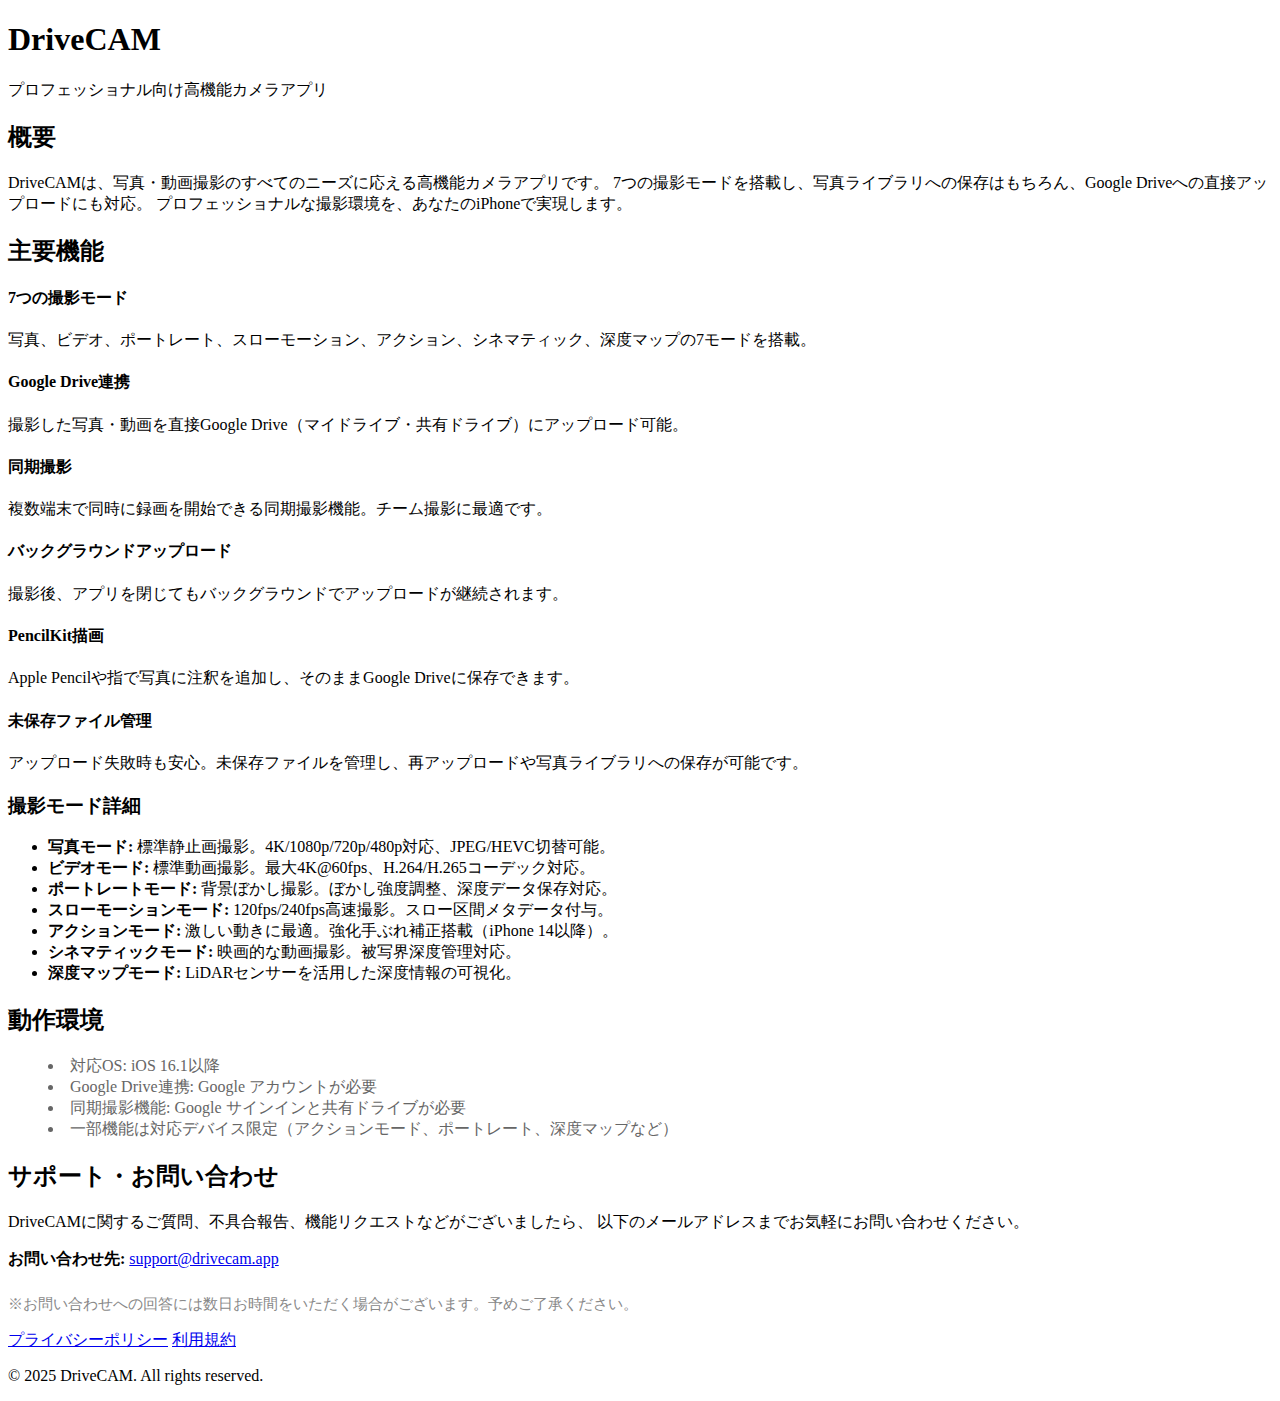
<file: index.html>
<!DOCTYPE html>
<html lang="ja">
<head>
    <meta charset="UTF-8">
    <meta name="viewport" content="width=device-width, initial-scale=1.0">
    <title>DriveCAM - サポート</title>
    <link rel="stylesheet" href="stylesheet.css">
</head>
<body>
    <header>
        <h1>DriveCAM</h1>
        <p>プロフェッショナル向け高機能カメラアプリ</p>
    </header>

    <div class="container">
        <section class="section">
            <h2>概要</h2>
            <p>
                DriveCAMは、写真・動画撮影のすべてのニーズに応える高機能カメラアプリです。
                7つの撮影モードを搭載し、写真ライブラリへの保存はもちろん、Google Driveへの直接アップロードにも対応。
                プロフェッショナルな撮影環境を、あなたのiPhoneで実現します。
            </p>
        </section>

        <section class="section">
            <h2>主要機能</h2>

            <div class="features">
                <div class="feature-card">
                    <h4>7つの撮影モード</h4>
                    <p>写真、ビデオ、ポートレート、スローモーション、アクション、シネマティック、深度マップの7モードを搭載。</p>
                </div>

                <div class="feature-card">
                    <h4>Google Drive連携</h4>
                    <p>撮影した写真・動画を直接Google Drive（マイドライブ・共有ドライブ）にアップロード可能。</p>
                </div>

                <div class="feature-card">
                    <h4>同期撮影</h4>
                    <p>複数端末で同時に録画を開始できる同期撮影機能。チーム撮影に最適です。</p>
                </div>

                <div class="feature-card">
                    <h4>バックグラウンドアップロード</h4>
                    <p>撮影後、アプリを閉じてもバックグラウンドでアップロードが継続されます。</p>
                </div>

                <div class="feature-card">
                    <h4>PencilKit描画</h4>
                    <p>Apple Pencilや指で写真に注釈を追加し、そのままGoogle Driveに保存できます。</p>
                </div>

                <div class="feature-card">
                    <h4>未保存ファイル管理</h4>
                    <p>アップロード失敗時も安心。未保存ファイルを管理し、再アップロードや写真ライブラリへの保存が可能です。</p>
                </div>
            </div>

            <h3>撮影モード詳細</h3>
            <ul class="mode-list">
                <li><strong>写真モード:</strong> 標準静止画撮影。4K/1080p/720p/480p対応、JPEG/HEVC切替可能。</li>
                <li><strong>ビデオモード:</strong> 標準動画撮影。最大4K@60fps、H.264/H.265コーデック対応。</li>
                <li><strong>ポートレートモード:</strong> 背景ぼかし撮影。ぼかし強度調整、深度データ保存対応。</li>
                <li><strong>スローモーションモード:</strong> 120fps/240fps高速撮影。スロー区間メタデータ付与。</li>
                <li><strong>アクションモード:</strong> 激しい動きに最適。強化手ぶれ補正搭載（iPhone 14以降）。</li>
                <li><strong>シネマティックモード:</strong> 映画的な動画撮影。被写界深度管理対応。</li>
                <li><strong>深度マップモード:</strong> LiDARセンサーを活用した深度情報の可視化。</li>
            </ul>
        </section>

        <section class="section">
            <h2>動作環境</h2>
            <ul style="list-style-position: inside; color: #666;">
                <li>対応OS: iOS 16.1以降</li>
                <li>Google Drive連携: Google アカウントが必要</li>
                <li>同期撮影機能: Google サインインと共有ドライブが必要</li>
                <li>一部機能は対応デバイス限定（アクションモード、ポートレート、深度マップなど）</li>
            </ul>
        </section>

        <section class="section">
            <h2>サポート・お問い合わせ</h2>
            <div class="contact-info">
                <p>
                    DriveCAMに関するご質問、不具合報告、機能リクエストなどがございましたら、
                    以下のメールアドレスまでお気軽にお問い合わせください。
                </p>
                <p>
                    <strong>お問い合わせ先:</strong>
                    <a href="eerier-branch-4m@icloud.com">support@drivecam.app</a>
                </p>
                <p style="margin-top: 1.5rem; font-size: 0.95rem; color: #888;">
                    ※お問い合わせへの回答には数日お時間をいただく場合がございます。予めご了承ください。
                </p>
            </div>

            <div class="links">
                <a href="privacy-policy.html">プライバシーポリシー</a>
                <a href="terms-of-use.html">利用規約</a>
            </div>
        </section>
    </div>

    <footer>
        <p>&copy; 2025 DriveCAM. All rights reserved.</p>
    </footer>
</body>
</html>
</file>
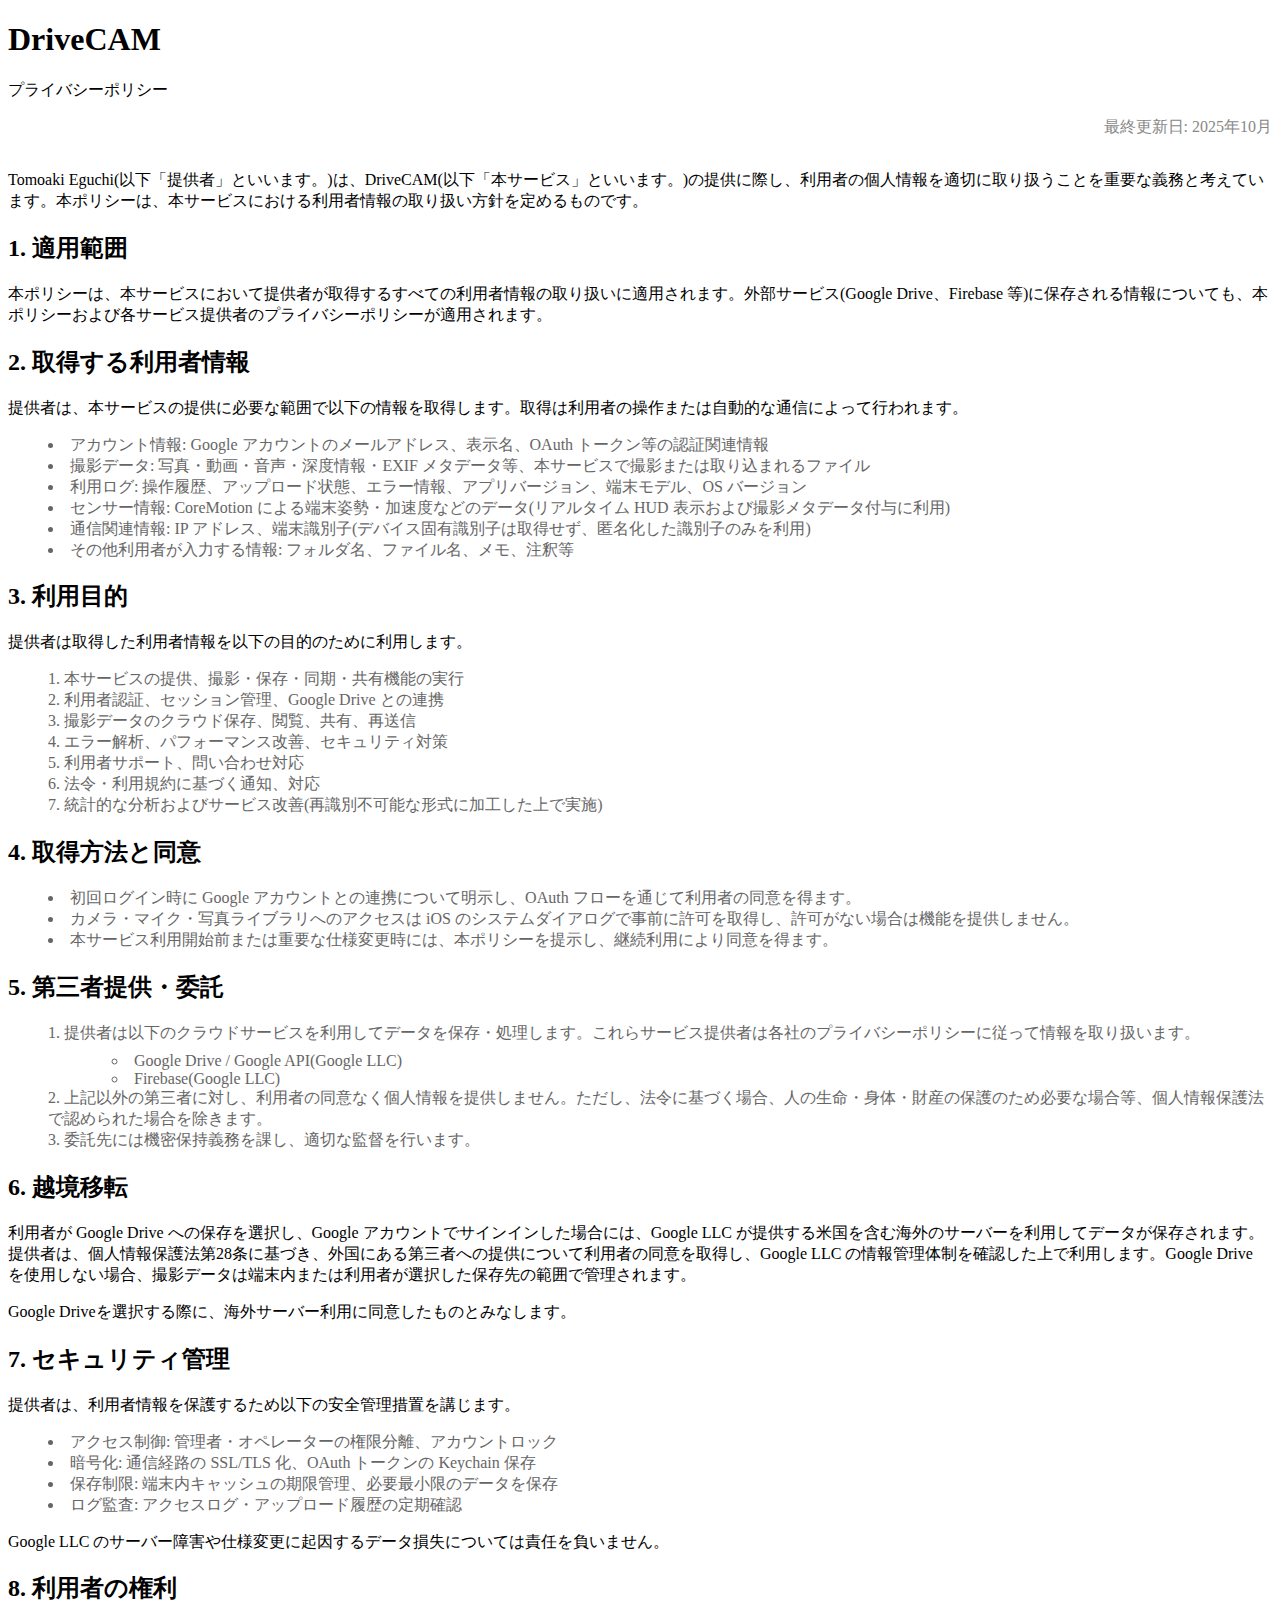
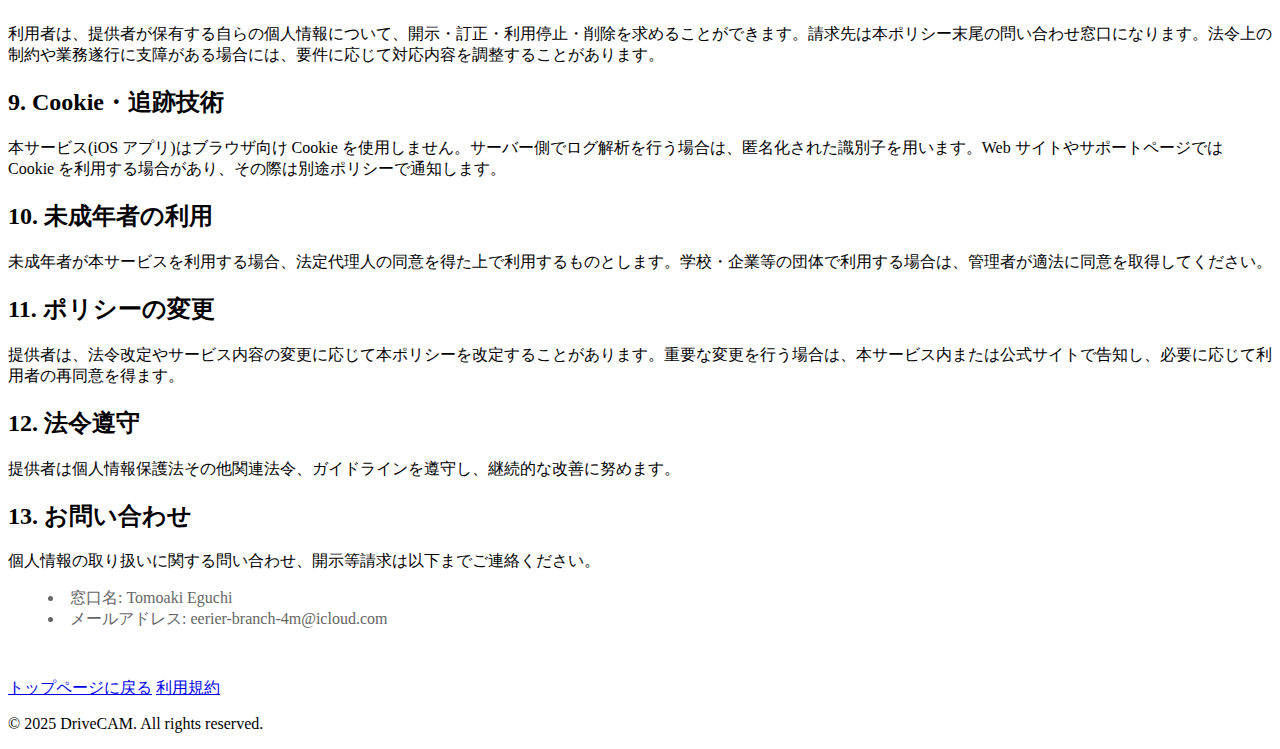
<file: privacy-policy.html>
<!DOCTYPE html>
<html lang="ja">
<head>
    <meta charset="UTF-8">
    <meta name="viewport" content="width=device-width, initial-scale=1.0">
    <title>プライバシーポリシー - DriveCAM</title>
    <link rel="stylesheet" href="stylesheet.css">
</head>
<body>
    <header>
        <h1>DriveCAM</h1>
        <p>プライバシーポリシー</p>
    </header>

    <div class="container">
        <section class="section">
            <p style="text-align: right; color: #888; margin-bottom: 2rem;">最終更新日: 2025年10月</p>

            <p>
                Tomoaki Eguchi(以下「提供者」といいます。)は、DriveCAM(以下「本サービス」といいます。)の提供に際し、利用者の個人情報を適切に取り扱うことを重要な義務と考えています。本ポリシーは、本サービスにおける利用者情報の取り扱い方針を定めるものです。
            </p>

            <h2>1. 適用範囲</h2>
            <p>
                本ポリシーは、本サービスにおいて提供者が取得するすべての利用者情報の取り扱いに適用されます。外部サービス(Google Drive、Firebase 等)に保存される情報についても、本ポリシーおよび各サービス提供者のプライバシーポリシーが適用されます。
            </p>

            <h2>2. 取得する利用者情報</h2>
            <p>
                提供者は、本サービスの提供に必要な範囲で以下の情報を取得します。取得は利用者の操作または自動的な通信によって行われます。
            </p>
            <ul style="list-style-position: inside; color: #666;">
                <li>アカウント情報: Google アカウントのメールアドレス、表示名、OAuth トークン等の認証関連情報</li>
                <li>撮影データ: 写真・動画・音声・深度情報・EXIF メタデータ等、本サービスで撮影または取り込まれるファイル</li>
                <li>利用ログ: 操作履歴、アップロード状態、エラー情報、アプリバージョン、端末モデル、OS バージョン</li>
                <li>センサー情報: CoreMotion による端末姿勢・加速度などのデータ(リアルタイム HUD 表示および撮影メタデータ付与に利用)</li>
                <li>通信関連情報: IP アドレス、端末識別子(デバイス固有識別子は取得せず、匿名化した識別子のみを利用)</li>
                <li>その他利用者が入力する情報: フォルダ名、ファイル名、メモ、注釈等</li>
            </ul>

            <h2>3. 利用目的</h2>
            <p>提供者は取得した利用者情報を以下の目的のために利用します。</p>
            <ol style="list-style-position: inside; color: #666;">
                <li>本サービスの提供、撮影・保存・同期・共有機能の実行</li>
                <li>利用者認証、セッション管理、Google Drive との連携</li>
                <li>撮影データのクラウド保存、閲覧、共有、再送信</li>
                <li>エラー解析、パフォーマンス改善、セキュリティ対策</li>
                <li>利用者サポート、問い合わせ対応</li>
                <li>法令・利用規約に基づく通知、対応</li>
                <li>統計的な分析およびサービス改善(再識別不可能な形式に加工した上で実施)</li>
            </ol>

            <h2>4. 取得方法と同意</h2>
            <ul style="list-style-position: inside; color: #666;">
                <li>初回ログイン時に Google アカウントとの連携について明示し、OAuth フローを通じて利用者の同意を得ます。</li>
                <li>カメラ・マイク・写真ライブラリへのアクセスは iOS のシステムダイアログで事前に許可を取得し、許可がない場合は機能を提供しません。</li>
                <li>本サービス利用開始前または重要な仕様変更時には、本ポリシーを提示し、継続利用により同意を得ます。</li>
            </ul>

            <h2>5. 第三者提供・委託</h2>
            <ol style="list-style-position: inside; color: #666;">
                <li>提供者は以下のクラウドサービスを利用してデータを保存・処理します。これらサービス提供者は各社のプライバシーポリシーに従って情報を取り扱います。
                    <ul style="list-style-position: inside; margin-left: 1.5rem; margin-top: 0.5rem;">
                        <li>Google Drive / Google API(Google LLC)</li>
                        <li>Firebase(Google LLC)</li>
                    </ul>
                </li>
                <li>上記以外の第三者に対し、利用者の同意なく個人情報を提供しません。ただし、法令に基づく場合、人の生命・身体・財産の保護のため必要な場合等、個人情報保護法で認められた場合を除きます。</li>
                <li>委託先には機密保持義務を課し、適切な監督を行います。</li>
            </ol>

            <h2>6. 越境移転</h2>
            <p>
                利用者が Google Drive への保存を選択し、Google アカウントでサインインした場合には、Google LLC が提供する米国を含む海外のサーバーを利用してデータが保存されます。提供者は、個人情報保護法第28条に基づき、外国にある第三者への提供について利用者の同意を取得し、Google LLC の情報管理体制を確認した上で利用します。Google Drive を使用しない場合、撮影データは端末内または利用者が選択した保存先の範囲で管理されます。
            </p>
            <p>
                Google Driveを選択する際に、海外サーバー利用に同意したものとみなします。
            </p>

            <h2>7. セキュリティ管理</h2>
            <p>提供者は、利用者情報を保護するため以下の安全管理措置を講じます。</p>
            <ul style="list-style-position: inside; color: #666;">
                <li>アクセス制御: 管理者・オペレーターの権限分離、アカウントロック</li>
                <li>暗号化: 通信経路の SSL/TLS 化、OAuth トークンの Keychain 保存</li>
                <li>保存制限: 端末内キャッシュの期限管理、必要最小限のデータを保存</li>
                <li>ログ監査: アクセスログ・アップロード履歴の定期確認</li>
            </ul>
            <p>
                Google LLC のサーバー障害や仕様変更に起因するデータ損失については責任を負いません。
            </p>

            <h2>8. 利用者の権利</h2>
            <p>
                利用者は、提供者が保有する自らの個人情報について、開示・訂正・利用停止・削除を求めることができます。請求先は本ポリシー末尾の問い合わせ窓口になります。法令上の制約や業務遂行に支障がある場合には、要件に応じて対応内容を調整することがあります。
            </p>

            <h2>9. Cookie・追跡技術</h2>
            <p>
                本サービス(iOS アプリ)はブラウザ向け Cookie を使用しません。サーバー側でログ解析を行う場合は、匿名化された識別子を用います。Web サイトやサポートページでは Cookie を利用する場合があり、その際は別途ポリシーで通知します。
            </p>

            <h2>10. 未成年者の利用</h2>
            <p>
                未成年者が本サービスを利用する場合、法定代理人の同意を得た上で利用するものとします。学校・企業等の団体で利用する場合は、管理者が適法に同意を取得してください。
            </p>

            <h2>11. ポリシーの変更</h2>
            <p>
                提供者は、法令改定やサービス内容の変更に応じて本ポリシーを改定することがあります。重要な変更を行う場合は、本サービス内または公式サイトで告知し、必要に応じて利用者の再同意を得ます。
            </p>

            <h2>12. 法令遵守</h2>
            <p>
                提供者は個人情報保護法その他関連法令、ガイドラインを遵守し、継続的な改善に努めます。
            </p>

            <h2>13. お問い合わせ</h2>
            <p>個人情報の取り扱いに関する問い合わせ、開示等請求は以下までご連絡ください。</p>
            <ul style="list-style-position: inside; color: #666;">
                <li>窓口名: Tomoaki Eguchi</li>
                <li>メールアドレス: eerier-branch-4m@icloud.com</li>
            </ul>

            <div class="links" style="margin-top: 3rem;">
                <a href="index.html">トップページに戻る</a>
                <a href="terms-of-use.html">利用規約</a>
            </div>
        </section>
    </div>

    <footer>
        <p>&copy; 2025 DriveCAM. All rights reserved.</p>
    </footer>
</body>
</html>
</file>
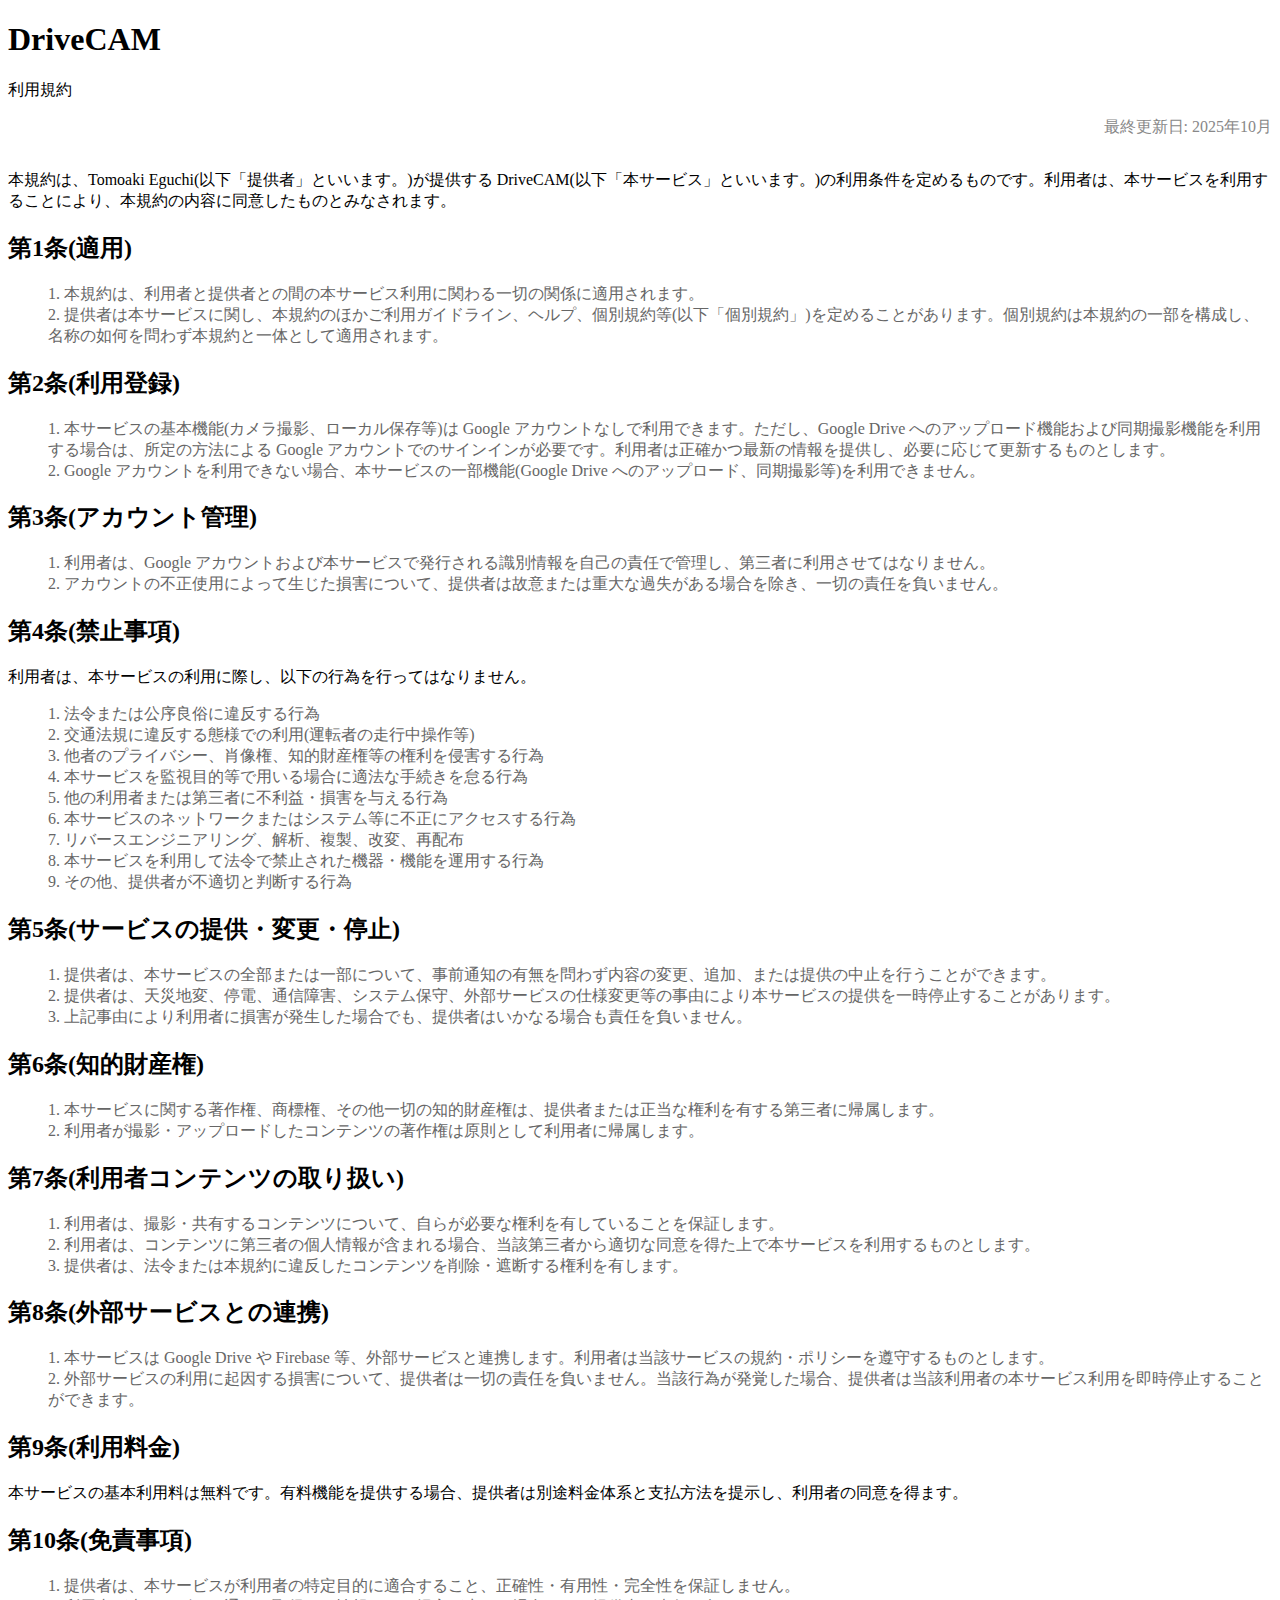
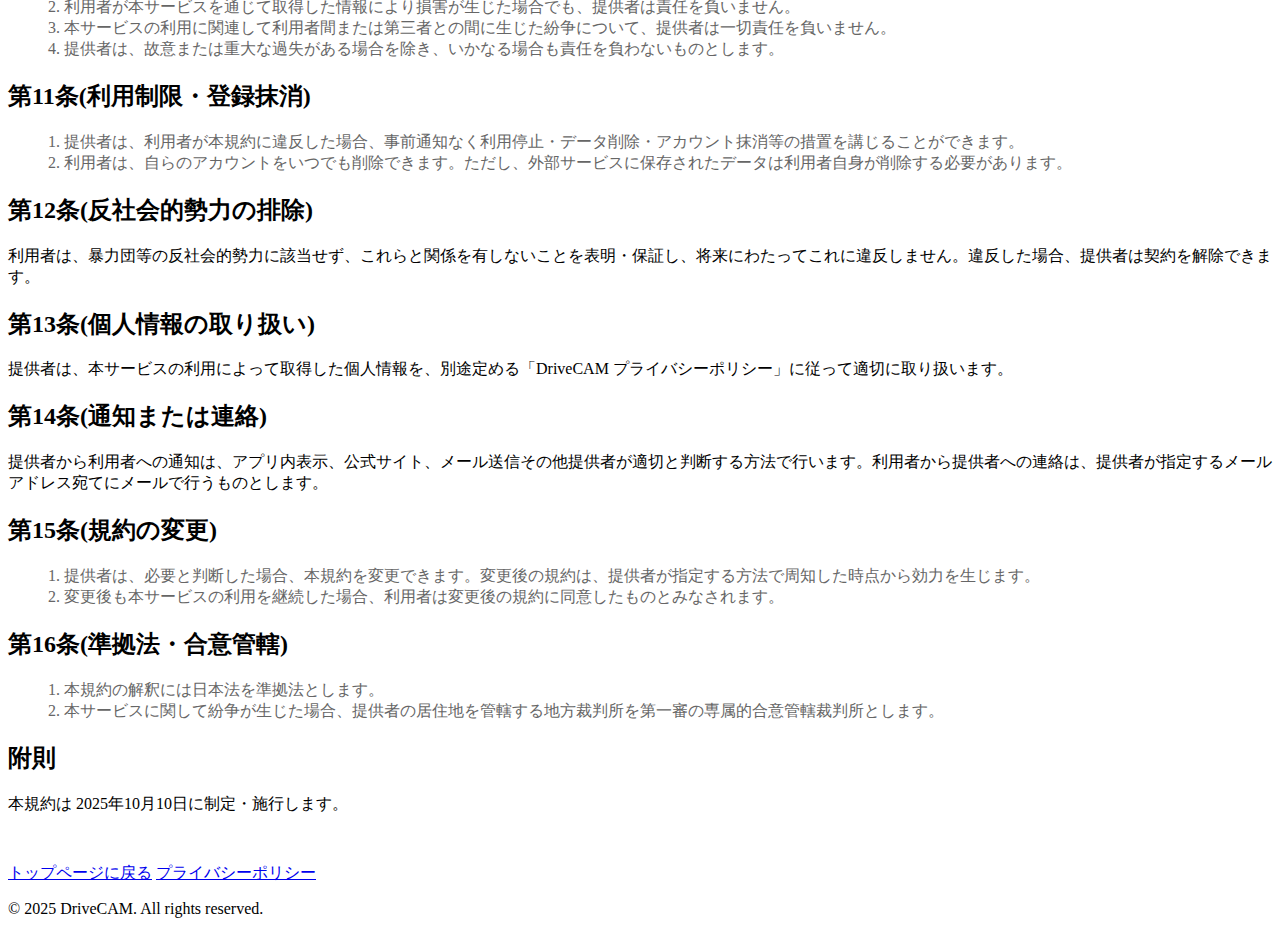
<file: terms-of-use.html>
<!DOCTYPE html>
<html lang="ja">
<head>
    <meta charset="UTF-8">
    <meta name="viewport" content="width=device-width, initial-scale=1.0">
    <title>利用規約 - DriveCAM</title>
    <link rel="stylesheet" href="stylesheet.css">
</head>
<body>
    <header>
        <h1>DriveCAM</h1>
        <p>利用規約</p>
    </header>

    <div class="container">
        <section class="section">
            <p style="text-align: right; color: #888; margin-bottom: 2rem;">最終更新日: 2025年10月</p>

            <p>
                本規約は、Tomoaki Eguchi(以下「提供者」といいます。)が提供する DriveCAM(以下「本サービス」といいます。)の利用条件を定めるものです。利用者は、本サービスを利用することにより、本規約の内容に同意したものとみなされます。
            </p>

            <h2>第1条(適用)</h2>
            <ol style="list-style-position: inside; color: #666;">
                <li>本規約は、利用者と提供者との間の本サービス利用に関わる一切の関係に適用されます。</li>
                <li>提供者は本サービスに関し、本規約のほかご利用ガイドライン、ヘルプ、個別規約等(以下「個別規約」)を定めることがあります。個別規約は本規約の一部を構成し、名称の如何を問わず本規約と一体として適用されます。</li>
            </ol>

            <h2>第2条(利用登録)</h2>
            <ol style="list-style-position: inside; color: #666;">
                <li>本サービスの基本機能(カメラ撮影、ローカル保存等)は Google アカウントなしで利用できます。ただし、Google Drive へのアップロード機能および同期撮影機能を利用する場合は、所定の方法による Google アカウントでのサインインが必要です。利用者は正確かつ最新の情報を提供し、必要に応じて更新するものとします。</li>
                <li>Google アカウントを利用できない場合、本サービスの一部機能(Google Drive へのアップロード、同期撮影等)を利用できません。</li>
            </ol>

            <h2>第3条(アカウント管理)</h2>
            <ol style="list-style-position: inside; color: #666;">
                <li>利用者は、Google アカウントおよび本サービスで発行される識別情報を自己の責任で管理し、第三者に利用させてはなりません。</li>
                <li>アカウントの不正使用によって生じた損害について、提供者は故意または重大な過失がある場合を除き、一切の責任を負いません。</li>
            </ol>

            <h2>第4条(禁止事項)</h2>
            <p>利用者は、本サービスの利用に際し、以下の行為を行ってはなりません。</p>
            <ol style="list-style-position: inside; color: #666;">
                <li>法令または公序良俗に違反する行為</li>
                <li>交通法規に違反する態様での利用(運転者の走行中操作等)</li>
                <li>他者のプライバシー、肖像権、知的財産権等の権利を侵害する行為</li>
                <li>本サービスを監視目的等で用いる場合に適法な手続きを怠る行為</li>
                <li>他の利用者または第三者に不利益・損害を与える行為</li>
                <li>本サービスのネットワークまたはシステム等に不正にアクセスする行為</li>
                <li>リバースエンジニアリング、解析、複製、改変、再配布</li>
                <li>本サービスを利用して法令で禁止された機器・機能を運用する行為</li>
                <li>その他、提供者が不適切と判断する行為</li>
            </ol>

            <h2>第5条(サービスの提供・変更・停止)</h2>
            <ol style="list-style-position: inside; color: #666;">
                <li>提供者は、本サービスの全部または一部について、事前通知の有無を問わず内容の変更、追加、または提供の中止を行うことができます。</li>
                <li>提供者は、天災地変、停電、通信障害、システム保守、外部サービスの仕様変更等の事由により本サービスの提供を一時停止することがあります。</li>
                <li>上記事由により利用者に損害が発生した場合でも、提供者はいかなる場合も責任を負いません。</li>
            </ol>

            <h2>第6条(知的財産権)</h2>
            <ol style="list-style-position: inside; color: #666;">
                <li>本サービスに関する著作権、商標権、その他一切の知的財産権は、提供者または正当な権利を有する第三者に帰属します。</li>
                <li>利用者が撮影・アップロードしたコンテンツの著作権は原則として利用者に帰属します。</li>
            </ol>

            <h2>第7条(利用者コンテンツの取り扱い)</h2>
            <ol style="list-style-position: inside; color: #666;">
                <li>利用者は、撮影・共有するコンテンツについて、自らが必要な権利を有していることを保証します。</li>
                <li>利用者は、コンテンツに第三者の個人情報が含まれる場合、当該第三者から適切な同意を得た上で本サービスを利用するものとします。</li>
                <li>提供者は、法令または本規約に違反したコンテンツを削除・遮断する権利を有します。</li>
            </ol>

            <h2>第8条(外部サービスとの連携)</h2>
            <ol style="list-style-position: inside; color: #666;">
                <li>本サービスは Google Drive や Firebase 等、外部サービスと連携します。利用者は当該サービスの規約・ポリシーを遵守するものとします。</li>
                <li>外部サービスの利用に起因する損害について、提供者は一切の責任を負いません。当該行為が発覚した場合、提供者は当該利用者の本サービス利用を即時停止することができます。</li>
            </ol>

            <h2>第9条(利用料金)</h2>
            <p>
                本サービスの基本利用料は無料です。有料機能を提供する場合、提供者は別途料金体系と支払方法を提示し、利用者の同意を得ます。
            </p>

            <h2>第10条(免責事項)</h2>
            <ol style="list-style-position: inside; color: #666;">
                <li>提供者は、本サービスが利用者の特定目的に適合すること、正確性・有用性・完全性を保証しません。</li>
                <li>利用者が本サービスを通じて取得した情報により損害が生じた場合でも、提供者は責任を負いません。</li>
                <li>本サービスの利用に関連して利用者間または第三者との間に生じた紛争について、提供者は一切責任を負いません。</li>
                <li>提供者は、故意または重大な過失がある場合を除き、いかなる場合も責任を負わないものとします。</li>
            </ol>

            <h2>第11条(利用制限・登録抹消)</h2>
            <ol style="list-style-position: inside; color: #666;">
                <li>提供者は、利用者が本規約に違反した場合、事前通知なく利用停止・データ削除・アカウント抹消等の措置を講じることができます。</li>
                <li>利用者は、自らのアカウントをいつでも削除できます。ただし、外部サービスに保存されたデータは利用者自身が削除する必要があります。</li>
            </ol>

            <h2>第12条(反社会的勢力の排除)</h2>
            <p>
                利用者は、暴力団等の反社会的勢力に該当せず、これらと関係を有しないことを表明・保証し、将来にわたってこれに違反しません。違反した場合、提供者は契約を解除できます。
            </p>

            <h2>第13条(個人情報の取り扱い)</h2>
            <p>
                提供者は、本サービスの利用によって取得した個人情報を、別途定める「DriveCAM プライバシーポリシー」に従って適切に取り扱います。
            </p>

            <h2>第14条(通知または連絡)</h2>
            <p>
                提供者から利用者への通知は、アプリ内表示、公式サイト、メール送信その他提供者が適切と判断する方法で行います。利用者から提供者への連絡は、提供者が指定するメールアドレス宛てにメールで行うものとします。
            </p>

            <h2>第15条(規約の変更)</h2>
            <ol style="list-style-position: inside; color: #666;">
                <li>提供者は、必要と判断した場合、本規約を変更できます。変更後の規約は、提供者が指定する方法で周知した時点から効力を生じます。</li>
                <li>変更後も本サービスの利用を継続した場合、利用者は変更後の規約に同意したものとみなされます。</li>
            </ol>

            <h2>第16条(準拠法・合意管轄)</h2>
            <ol style="list-style-position: inside; color: #666;">
                <li>本規約の解釈には日本法を準拠法とします。</li>
                <li>本サービスに関して紛争が生じた場合、提供者の居住地を管轄する地方裁判所を第一審の専属的合意管轄裁判所とします。</li>
            </ol>

            <h2>附則</h2>
            <p>本規約は 2025年10月10日に制定・施行します。</p>

            <div class="links" style="margin-top: 3rem;">
                <a href="index.html">トップページに戻る</a>
                <a href="privacy-policy.html">プライバシーポリシー</a>
            </div>
        </section>
    </div>

    <footer>
        <p>&copy; 2025 DriveCAM. All rights reserved.</p>
    </footer>
</body>
</html>
</file>
<file: stylesheet.css>

</file>
